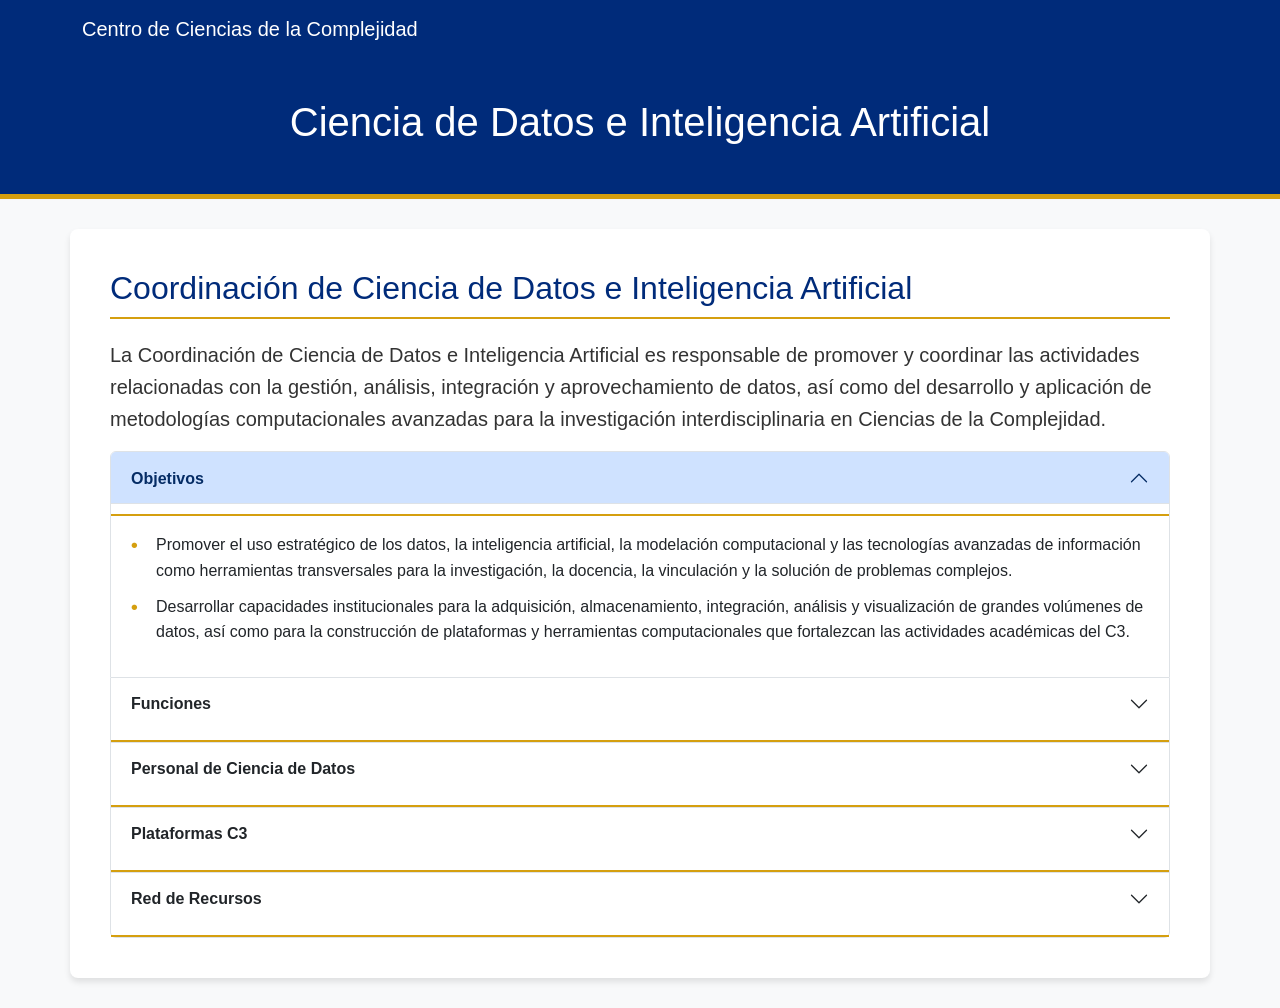
<file: docs/index.html>
<!DOCTYPE html>
<html lang="es">
<head>
    <meta charset="UTF-8">
    <meta name="viewport" content="width=device-width, initial-scale=1.0">
    <title>Coordinación de Ciencia de Datos e Inteligencia Artificial - C3</title>
    <!-- Bootstrap CSS -->
    <link href="https://cdn.jsdelivr.net/npm/bootstrap@5.3.0/dist/css/bootstrap.min.css" rel="stylesheet">
    <link rel="stylesheet" href="style.css">
</head>
<body>

    <!-- Navbar -->
    <nav class="navbar navbar-expand-lg">
        <div class="container">
            <a class="navbar-brand" href="#">Centro de Ciencias de la Complejidad</a>
        </div>
    </nav>

    <!-- Header Banner -->
    <div class="header-banner">
        <div class="container text-center">
            <h1>Ciencia de Datos e Inteligencia Artificial</h1>
        </div>
    </div>

    <!-- Main Content -->
    <div class="container content-section">
        <h2>Coordinación de Ciencia de Datos e Inteligencia Artificial</h2>
        <p class="lead">
            La Coordinación de Ciencia de Datos e Inteligencia Artificial es responsable de promover y coordinar las actividades relacionadas con la gestión, análisis, integración y aprovechamiento de datos, así como del desarrollo y aplicación de metodologías computacionales avanzadas para la investigación interdisciplinaria en Ciencias de la Complejidad.
        </p>

        <div class="accordion" id="accordionInfo">
            <!-- Accordion Item 1: Objetivos -->
            <div class="accordion-item">
                <h2 class="accordion-header" id="headingObjetivos">
                    <button class="accordion-button" type="button" data-bs-toggle="collapse" data-bs-target="#collapseObjetivos" aria-expanded="true" aria-controls="collapseObjetivos">
                        <strong>Objetivos</strong>
                    </button>
                </h2>
                <div id="collapseObjetivos" class="accordion-collapse collapse show" aria-labelledby="headingObjetivos" data-bs-parent="#accordionInfo">
                    <div class="accordion-body">
                        <ul>
                            <li>Promover el uso estratégico de los datos, la inteligencia artificial, la modelación computacional y las tecnologías avanzadas de información como herramientas transversales para la investigación, la docencia, la vinculación y la solución de problemas complejos.</li>
                            <li>Desarrollar capacidades institucionales para la adquisición, almacenamiento, integración, análisis y visualización de grandes volúmenes de datos, así como para la construcción de plataformas y herramientas computacionales que fortalezcan las actividades académicas del C3.</li>
                        </ul>
                    </div>
                </div>
            </div>

            <!-- Accordion Item 2: Funciones -->
            <div class="accordion-item">
                <h2 class="accordion-header" id="headingFunciones">
                    <button class="accordion-button collapsed" type="button" data-bs-toggle="collapse" data-bs-target="#collapseFunciones" aria-expanded="false" aria-controls="collapseFunciones">
                        <strong>Funciones</strong>
                    </button>
                </h2>
                <div id="collapseFunciones" class="accordion-collapse collapse" aria-labelledby="headingFunciones" data-bs-parent="#accordionInfo">
                    <div class="accordion-body">
                        <ul>
                            <li>Diseñar y promover estrategias institucionales para el uso de ciencia de datos, inteligencia artificial y métodos computacionales avanzados en los proyectos del C3.</li>
                            <li>Impulsar la integración, interoperabilidad y aprovechamiento de datos provenientes de distintas disciplinas y fuentes de información.</li>
                            <li>Proponer políticas, estándares y buenas prácticas para la gestión, almacenamiento, documentación, preservación y acceso a datos de investigación.</li>
                            <li>Coordinar el desarrollo de plataformas, repositorios, herramientas analíticas y recursos computacionales que apoyen las actividades académicas del C3.</li>
                            <li>Promover el uso de tecnologías emergentes en ciencia de datos, inteligencia artificial, aprendizaje automático, simulación computacional y análisis de sistemas complejos.</li>
                            <li>Colaborar con la Coordinación de Investigación en el diseño y desarrollo de proyectos que requieran capacidades avanzadas de análisis de datos o cómputo científico.</li>
                            <li>Colaborar con la Coordinación de Docencia en la formación de recursos humanos especializados en ciencia de datos, inteligencia artificial y sistemas complejos.</li>
                            <li>Colaborar con la Coordinación de Vinculación en proyectos de transferencia tecnológica y aplicación del conocimiento basados en datos y tecnologías digitales.</li>
                            <li>Coordinar sus actividades con el Laboratorio Nacional de Ciencias de la Complejidad para el aprovechamiento de la infraestructura computacional especializada.</li>
                            <li>Identificar oportunidades de financiamiento relacionadas con infraestructura digital, inteligencia artificial, ciencia de datos y cómputo avanzado.</li>
                            <li>Promover la adopción de principios de ciencia abierta, reproducibilidad, transparencia y uso responsable de datos e inteligencia artificial.</li>
                            <li>Realizar investigación original en Ciencias de la Complejidad, Ciencia de Datos e Inteligencia Artificial.</li>
                        </ul>
                    </div>
                </div>
            </div>
            <!-- Accordion Item 3: Personal -->
            <div class="accordion-item">
                <h2 class="accordion-header" id="headingPersonal">
                    <button class="accordion-button collapsed" type="button" data-bs-toggle="collapse" data-bs-target="#collapsePersonal" aria-expanded="false" aria-controls="collapsePersonal">
                        <strong>Personal de Ciencia de Datos</strong>
                    </button>
                </h2>
                <div id="collapsePersonal" class="accordion-collapse collapse" aria-labelledby="headingPersonal" data-bs-parent="#accordionInfo">
                    <div class="accordion-body">
                        <p>El área de Ciencia de Datos e Inteligencia Artificial del Centro de Ciencias de la Complejidad (C3) cuenta con un equipo multidisciplinario altamente calificado de investigadores, técnicos académicos y estudiantes. Nuestro equipo se especializa en áreas clave como el modelado matemático, la biología de sistemas, la dinámica no lineal, la ecología y el análisis computacional avanzado. Nos enfocamos en desarrollar enfoques de vanguardia para la resolución de problemas complejos. Mediante el uso estratégico de grandes volúmenes de datos, fomentamos la innovación y el diseño de soluciones de inteligencia artificial orientadas a fortalecer tanto la investigación científica como el impacto social. Conoce más acerca del talento, las líneas de investigación, proyectos destacados y las contribuciones de nuestro equipo a través del siguiente enlace.</p>
                        <div class="text-center mt-3">
                            <a href="personal_ciencia_de_datos.html" class="btn btn-unam">Ver Personal de Ciencia de Datos</a>
                        </div>
                    </div>
                </div>
            </div>

            <!-- Accordion Item 4: Plataformas -->
            <div class="accordion-item">
                <h2 class="accordion-header" id="headingPlataformas">
                    <button class="accordion-button collapsed" type="button" data-bs-toggle="collapse" data-bs-target="#collapsePlataformas" aria-expanded="false" aria-controls="collapsePlataformas">
                        <strong>Plataformas C3</strong>
                    </button>
                </h2>
                <div id="collapsePlataformas" class="accordion-collapse collapse" aria-labelledby="headingPlataformas" data-bs-parent="#accordionInfo">
                    <div class="accordion-body">
                        <p>Las plataformas digitales del Centro de Ciencias de la Complejidad (C3) son repositorios, laboratorios virtuales y herramientas interactivas diseñadas para el almacenamiento, integración y análisis de grandes bases de datos. Estas herramientas computacionales están pensadas para facilitar la colaboración entre disciplinas y permitir la exploración de sistemas complejos a través de visualizaciones, simulaciones y modelaciones de datos. Desde laboratorios para el estudio de interacciones biológicas, epidemiología y genómica, hasta plataformas orientadas al bienestar social y sustentabilidad ambiental, el C3 promueve el acceso a recursos abiertos e innovadores. Descubre todas las herramientas digitales desarrolladas en el C3 y sus aplicaciones en el siguiente enlace.</p>
                        <div class="text-center mt-3">
                            <a href="plataformas_c3_mejorado.html" class="btn btn-gold text-white">Explorar Plataformas C3</a>
                        </div>
                    </div>
                </div>
            </div>

            <!-- Accordion Item 5: Red de Recursos -->
            <div class="accordion-item">
                <h2 class="accordion-header" id="headingRedRecursos">
                    <button class="accordion-button collapsed" type="button" data-bs-toggle="collapse" data-bs-target="#collapseRedRecursos" aria-expanded="false" aria-controls="collapseRedRecursos">
                        <strong>Red de Recursos</strong>
                    </button>
                </h2>
                <div id="collapseRedRecursos" class="accordion-collapse collapse" aria-labelledby="headingRedRecursos" data-bs-parent="#accordionInfo">
                    <div class="accordion-body">
                        <p>La Red de Recursos del Centro de Ciencias de la Complejidad (C3) es un repositorio colaborativo y abierto, diseñado para facilitar el acceso a múltiples materiales educativos, bases de datos y herramientas computacionales útiles para la investigación científica. En este espacio, estudiantes y académicos podrán encontrar manuales, tutoriales, bibliografía especializada, software de código abierto y guías de buenas prácticas para el manejo y análisis de datos en proyectos de investigación interdisciplinaria. A través de la divulgación del conocimiento científico y la promoción de los principios de la ciencia abierta, la Red de Recursos fomenta el desarrollo colectivo y el aprendizaje continuo. Puedes explorar toda la colección de recursos disponibles en el siguiente enlace.</p>
                        <div class="text-center mt-3">
                            <a href="red_libre.html" class="btn btn-unam">Explorar Red de Recursos</a>
                        </div>
                    </div>
                </div>
            </div>
        </div>
    </div>

    <!-- Bootstrap Bundle with Popper -->
    <script src="https://cdn.jsdelivr.net/npm/bootstrap@5.3.0/dist/js/bootstrap.bundle.min.js"></script>
</body>
</html>
</file>
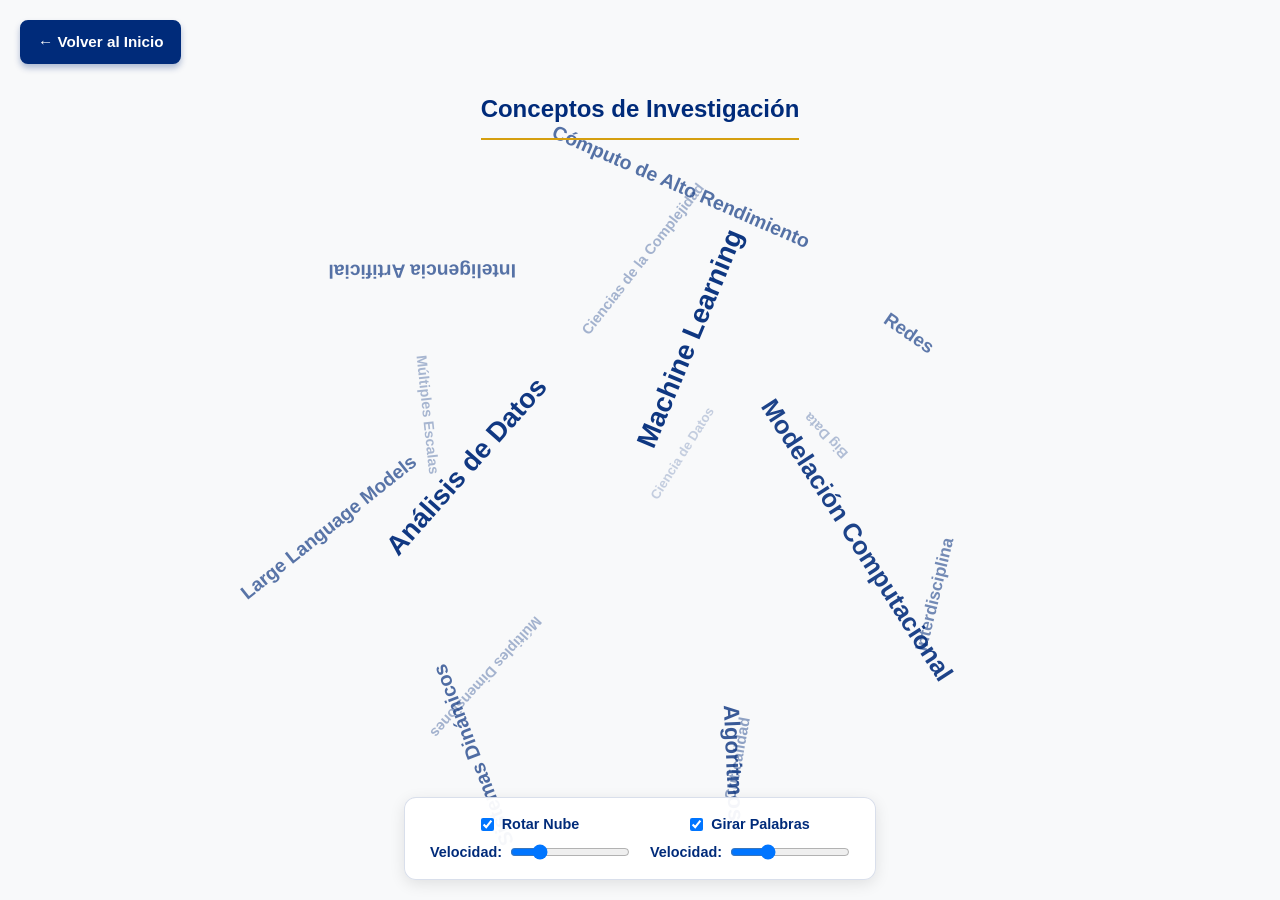
<file: docs/cloud.html>
<!DOCTYPE html>
<html lang="es">
<head>
    <meta charset="UTF-8">
    <meta name="viewport" content="width=device-width, initial-scale=1.0">
    <title>Nube de Palabras - C3</title>
    <link rel="stylesheet" href="style.css">
    <style>
        body {
            display: flex;
            justify-content: center;
            align-items: center;
            height: 100vh;
            margin: 0;
            overflow: hidden;
            flex-direction: column;
            background-color: var(--bg-gradient, #f8f9fa);
        }

        .header-title {
            text-align: center;
            color: var(--unam-blue);
            margin-bottom: 20px;
            z-index: 1000;
        }

        #cloud-container {
            position: relative;
            /* Tamaño dinámico que se ajusta a la ventana usando vmin */
            width: 70vmin;
            height: 70vmin;
        }

        .tag {
            position: absolute;
            font-weight: 700;
            color: var(--unam-blue);
            cursor: pointer;
            text-align: center;
            white-space: nowrap;
            transition: color 0.3s;
            user-select: none;
            top: 0;
            left: 0;
            transform-origin: center center;
        }

        .tag:hover {
            color: var(--unam-gold);
            text-shadow: 0 0 10px rgba(213, 159, 15, 0.5);
            z-index: 9999 !important;
        }
        
        .back-button {
            position: absolute;
            top: 20px;
            left: 20px;
            z-index: 1000;
        }

        /* Controles inferiores */
        .controls-panel {
            position: absolute;
            bottom: 20px;
            background: rgba(255, 255, 255, 0.95);
            padding: 15px 25px;
            border-radius: 12px;
            box-shadow: 0 4px 15px rgba(0,0,0,0.1);
            display: flex;
            flex-wrap: wrap;
            gap: 20px;
            z-index: 1000;
            justify-content: center;
            align-items: center;
            font-size: 0.9rem;
            border: 1px solid var(--card-border, #ccc);
        }

        .controls-panel .control-group {
            display: flex;
            flex-direction: column;
            align-items: center;
            gap: 5px;
        }

        .controls-panel label {
            display: flex;
            align-items: center;
            gap: 8px;
            color: var(--unam-blue);
            font-weight: 600;
            cursor: pointer;
        }

        .controls-panel input[type="range"] {
            cursor: pointer;
            width: 120px;
        }

        @media (max-width: 768px) {
            .controls-panel {
                bottom: 10px;
                padding: 10px;
                gap: 10px;
            }
            .controls-panel input[type="range"] {
                width: 80px;
            }
        }
    </style>
</head>
<body>

    <a href="index.html" class="btn-unam action-link back-button">← Volver al Inicio</a>

    <div class="header-title">
        <h2>Conceptos de Investigación</h2>
    </div>

    <div id="cloud-container"></div>

    <div class="controls-panel">
        <div class="control-group">
            <label>
                <input type="checkbox" id="toggleCloudRot" checked> Rotar Nube
            </label>
            <label>
                Velocidad: 
                <input type="range" id="cloudSpeed" min="0.001" max="0.02" step="0.001" value="0.005">
            </label>
        </div>
        <div class="control-group">
            <label>
                <input type="checkbox" id="toggleWordSpin" checked> Girar Palabras
            </label>
            <label>
                Velocidad: 
                <input type="range" id="wordSpeed" min="0.1" max="5" step="0.1" value="1.5">
            </label>
        </div>
    </div>

    <script>
        const texts = [
            "Ciencia de Datos", "Big Data", "Ciencias de la Complejidad",
            "Múltiples Escalas", "Múltiples Dimensiones", "Criticalidad",
            "Interdisciplina", "Redes", "Cómputo de Alto Rendimiento",
            "Inteligencia Artificial", "Large Language Models",
            "Sistemas Dinámicos", "Algoritmos", "Modelación Computacional",
            "Machine Learning", "Análisis de Datos"
        ];

        const container = document.getElementById('cloud-container');
        let radius = container.offsetWidth / 2;
        let baseFontSize = Math.max(12, window.innerWidth / 70); 
        const tags = [];
        
        let mouseX = 0;
        let mouseY = 0;

        // Variables de estado de los controles
        let isCloudRotating = true;
        let cloudSpeedVal = 0.005;
        let isWordSpinning = true;
        let wordSpeedMultiplier = 1.5;

        // Asignar listeners a los controles
        document.getElementById('toggleCloudRot').addEventListener('change', (e) => isCloudRotating = e.target.checked);
        document.getElementById('cloudSpeed').addEventListener('input', (e) => cloudSpeedVal = parseFloat(e.target.value));
        document.getElementById('toggleWordSpin').addEventListener('change', (e) => isWordSpinning = e.target.checked);
        document.getElementById('wordSpeed').addEventListener('input', (e) => wordSpeedMultiplier = parseFloat(e.target.value));

        // Crear las etiquetas HTML
        for (let i = 0; i < texts.length; i++) {
            const el = document.createElement('div');
            el.className = 'tag';
            el.innerText = texts[i];
            container.appendChild(el);

            const phi = Math.acos(-1 + (2 * i) / texts.length);
            const theta = Math.sqrt(texts.length * Math.PI) * phi;

            tags.push({
                el: el,
                x: radius * Math.cos(theta) * Math.sin(phi),
                y: radius * Math.sin(theta) * Math.sin(phi),
                z: radius * Math.cos(phi),
                spinAngle: Math.random() * 360,
                // Dirección de giro base aleatoria (entre -1 y 1)
                baseSpinDir: (Math.random() - 0.5) * 2 
            });
        }

        // Interactividad con el mouse
        container.addEventListener('mousemove', (e) => {
            const rect = container.getBoundingClientRect();
            mouseX = (e.clientX - rect.left - radius) / radius;
            mouseY = (e.clientY - rect.top - radius) / radius;
        });

        container.addEventListener('mouseleave', () => {
            mouseX = 0;
            mouseY = 0;
        });

        // Loop de animación
        function animate() {
            // Velocidad actual de la nube
            const currentCloudSpeed = isCloudRotating ? cloudSpeedVal : 0;
            
            // Ángulos de rotación basados en el mouse
            const angleY = (mouseX || 0.4) * currentCloudSpeed;
            const angleX = -(mouseY || 0.4) * currentCloudSpeed;

            const cosY = Math.cos(angleY);
            const sinY = Math.sin(angleY);
            const cosX = Math.cos(angleX);
            const sinX = Math.sin(angleX);

            tags.forEach(tag => {
                // Rotar nube (si currentCloudSpeed > 0)
                if (currentCloudSpeed !== 0) {
                    const x1 = tag.x * cosY - tag.z * sinY;
                    const z1 = tag.z * cosY + tag.x * sinY;
                    const y2 = tag.y * cosX - z1 * sinX;
                    const z2 = z1 * cosX + tag.y * sinX;

                    tag.x = x1;
                    tag.y = y2;
                    tag.z = z2;
                }

                // Rotar palabra sobre sí misma
                if (isWordSpinning) {
                    tag.spinAngle += tag.baseSpinDir * wordSpeedMultiplier;
                }

                // Proyectar
                const perspective = 800;
                const scale = perspective / (perspective - tag.z); 
                const alpha = (tag.z + radius) / (2 * radius);
                
                const left = tag.x + radius - tag.el.offsetWidth / 2;
                const top = tag.y + radius - tag.el.offsetHeight / 2;
                
                tag.el.style.transform = `translate(${left}px, ${top}px) scale(${scale}) rotate(${tag.spinAngle}deg)`;
                tag.el.style.opacity = 0.2 + (alpha * 0.8);
                tag.el.style.zIndex = Math.round(tag.z + radius);
                tag.el.style.fontSize = `${baseFontSize}px`;
            });

            requestAnimationFrame(animate);
        }

        // Redimensionamiento
        window.addEventListener('resize', () => {
            // Actualizar posiciones base de la nube al tamaño de ventana actual
            const oldRadius = radius;
            radius = container.offsetWidth / 2;
            const ratio = radius / oldRadius;
            
            tags.forEach(tag => {
                tag.x *= ratio;
                tag.y *= ratio;
                tag.z *= ratio;
            });
            
            baseFontSize = Math.max(12, window.innerWidth / 70);
        });

        // Iniciar
        animate();
    </script>
</body>
</html>
</file>
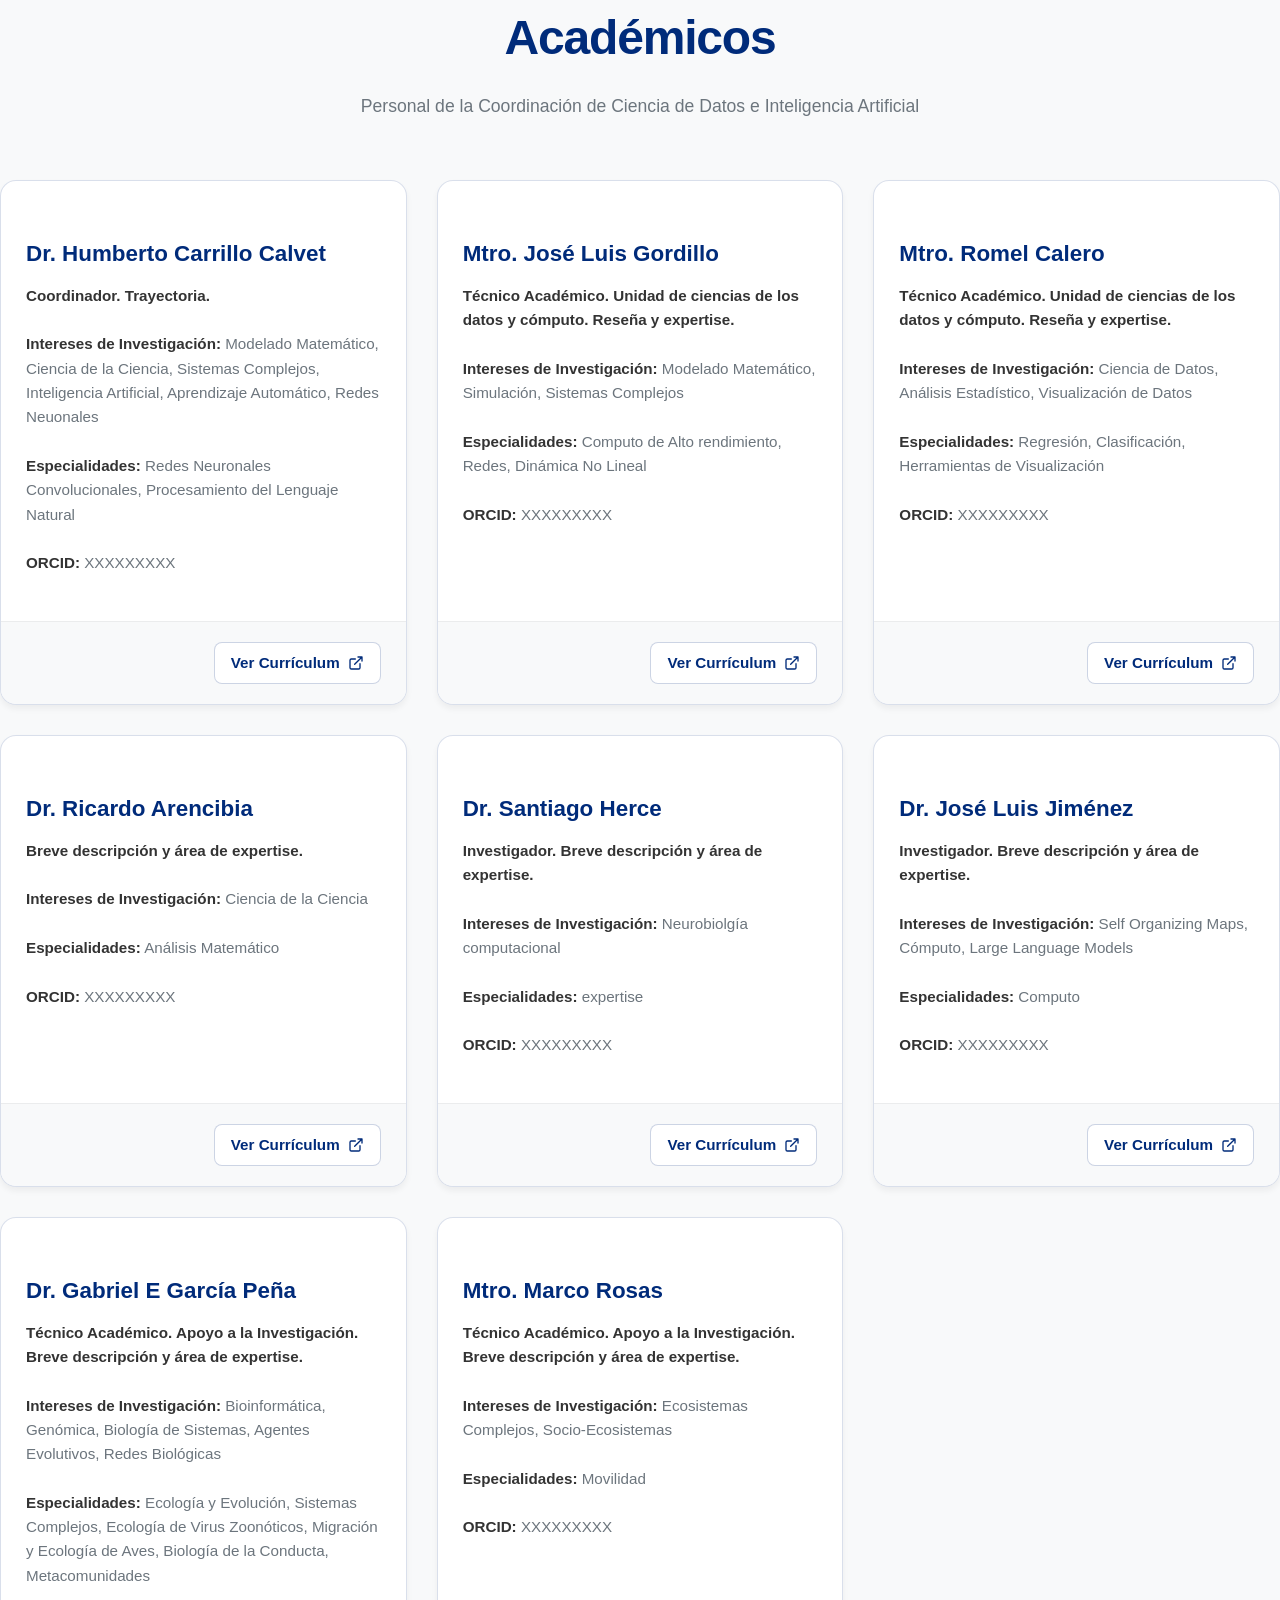
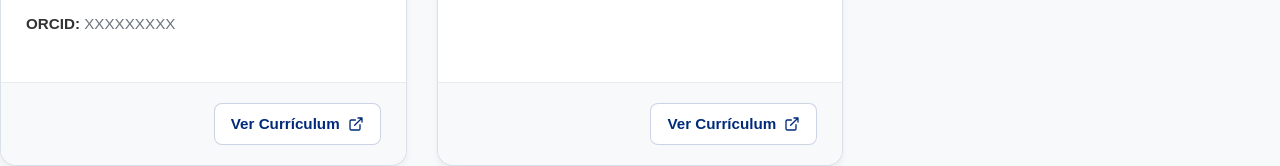
<file: docs/personal_ciencia_de_datos.html>
<!DOCTYPE html>
<html lang="es">
<head>
  <meta charset="UTF-8">
  <meta name="viewport" content="width=device-width, initial-scale=1.0">
  <title>Académicos - Ciencia de Datos</title>
  
  <!-- Modern Fonts -->
  <link rel="preconnect" href="https://fonts.googleapis.com">
  <link rel="preconnect" href="https://fonts.gstatic.com" crossorigin>
  <link href="https://fonts.googleapis.com/css2?family=Inter:wght@300;400;500;600;700&display=swap" rel="stylesheet">
  
    <link rel="stylesheet" href="style.css">
</head>
<body>

  <main class="container">
    <header class="page-header">
      <h1>Académicos</h1>
      <p>Personal de la Coordinación de Ciencia de Datos e Inteligencia Artificial</p>
    </header>

    <section id="autores-container" class="plataformas-grid" aria-label="Lista de académicos"></section>
  </main>

  <script>
    const linkIcon = '<svg viewBox="0 0 24 24" aria-hidden="true"><path d="M18 13v6a2 2 0 0 1-2 2H5a2 2 0 0 1-2-2V8a2 2 0 0 1 2-2h6M15 3h6v6M10 14L21 3" /></svg>';

    const autoresContainer = document.getElementById('autores-container');

    const renderGrid = (autores) => {
      const fragment = document.createDocumentFragment();
      
      autores.forEach((autor, index) => {
        const card = document.createElement('article');
        card.classList.add('card');
        card.style.animation = `fadeInDown 0.6s ease-out ${index * 0.1}s both`;

        card.innerHTML = `
          <div class="card-content">
            <h3 class="card-title">${autor.nombre}</h3>
            <div class="card-desc">
                <p><strong>${autor.descripcion}</strong></p><br>
                <p><strong>Intereses de Investigación:</strong> ${autor.intereses.join(', ')}</p><br>
                <p><strong>Especialidades:</strong> ${autor.especialidades.join(', ')}</p><br>
                <p><strong>ORCID:</strong> ${autor.orcid.join(', ')}</p>
            </div>
          </div>
          <div class="card-footer">
            <a href="${autor.pdfEnlace}" target="_blank" rel="noopener noreferrer" class="action-link" aria-label="Ver currículum de ${autor.nombre}">
              Ver Currículum
              ${linkIcon}
            </a>
          </div>
        `;
        
        fragment.appendChild(card);
      });

      autoresContainer.innerHTML = '';
      autoresContainer.appendChild(fragment);
    };

    document.addEventListener('DOMContentLoaded', () => {
      fetch('personal.json')
        .then(response => response.json())
        .then(data => renderGrid(data))
        .catch(error => console.error('Error cargando personal.json:', error));
    });
  </script>
</body>
</html>
</file>
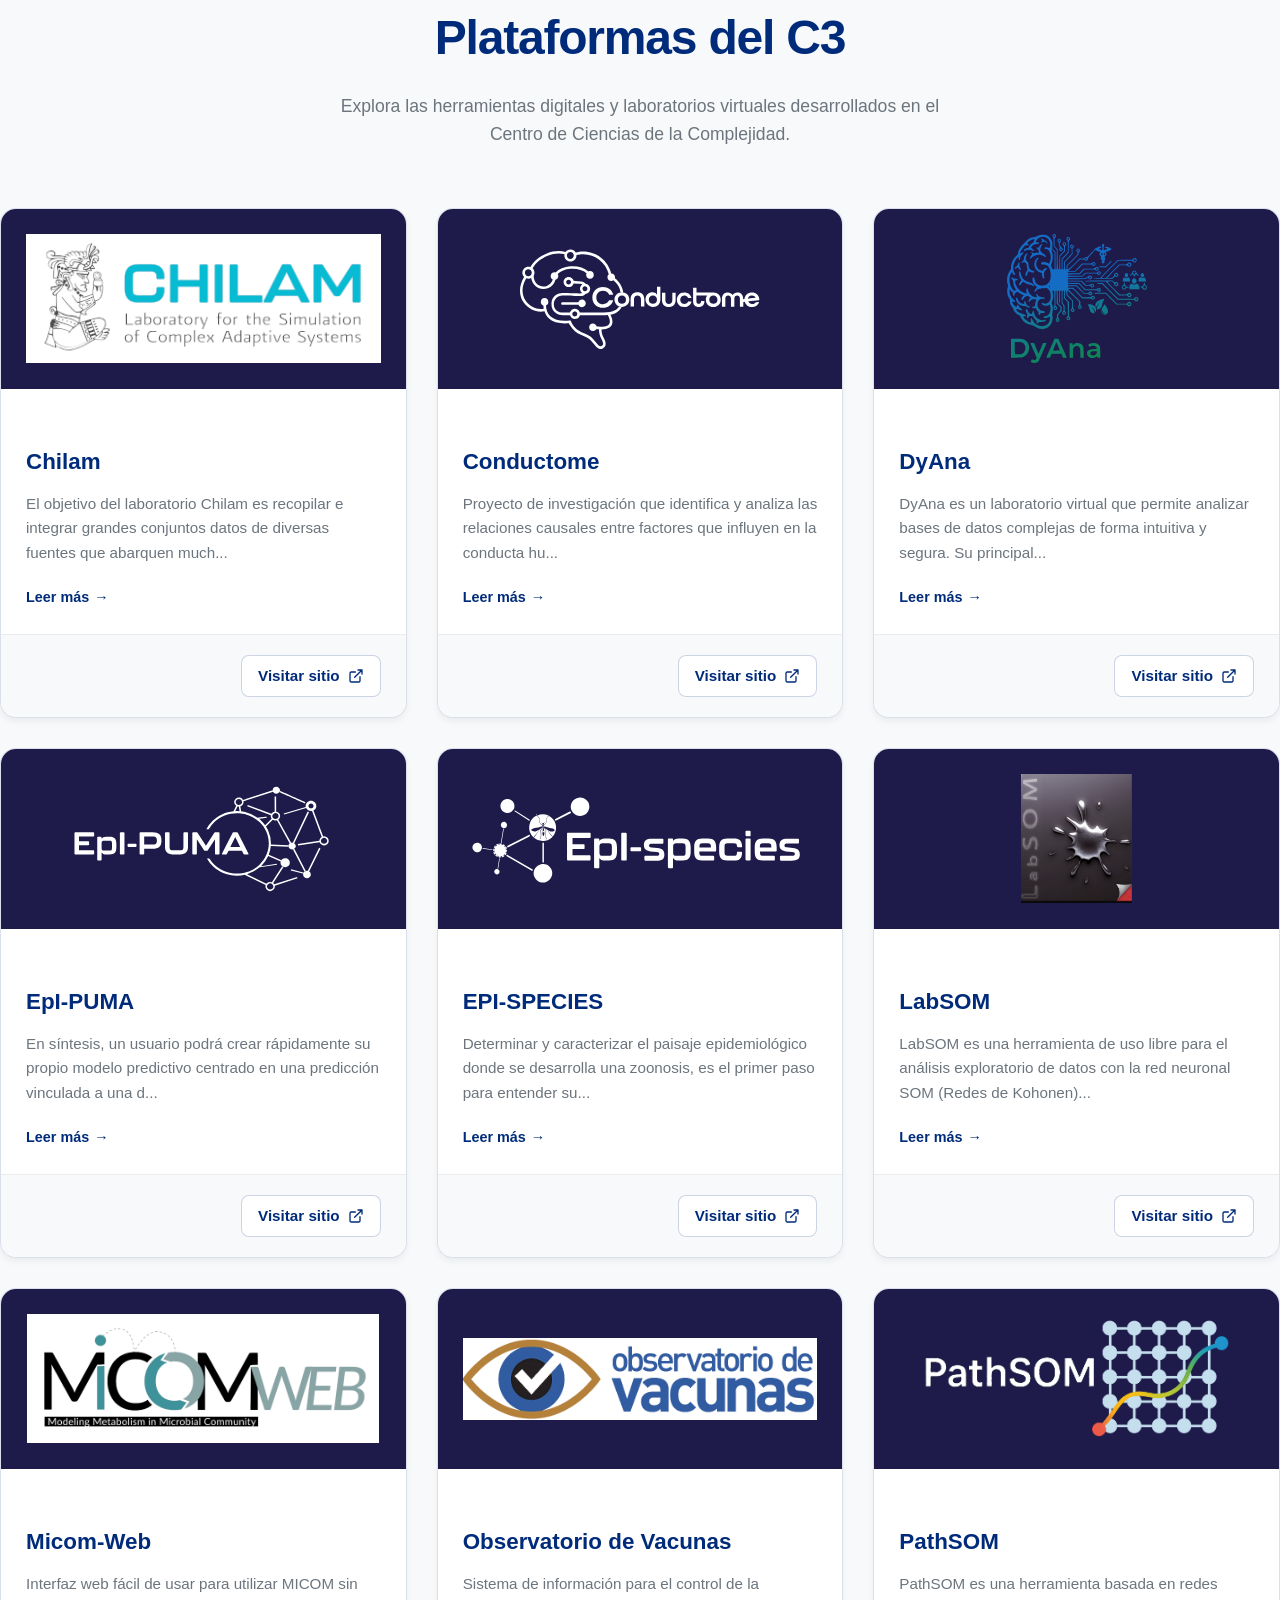
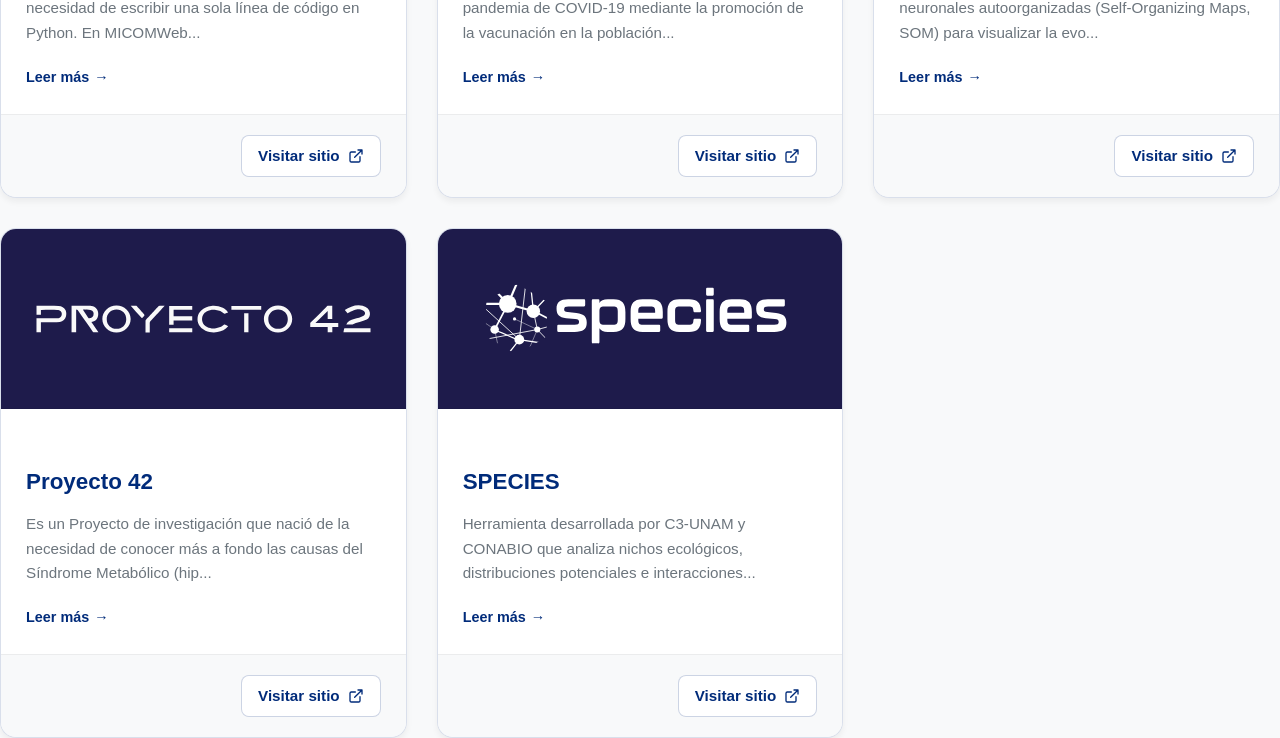
<file: docs/plataformas_c3_mejorado.html>
<!DOCTYPE html>
<html lang="es">
<head>
  <meta charset="UTF-8">
  <meta name="viewport" content="width=device-width, initial-scale=1.0">
  <meta name="description" content="Plataformas del Centro de Ciencias de la Complejidad, C3-UNAM. Exploración y herramientas digitales.">
  <meta name="theme-color" content="#0f172a">
  <title>Plataformas - C3</title>
  
  <!-- Modern Fonts -->
  <link rel="preconnect" href="https://fonts.googleapis.com">
  <link rel="preconnect" href="https://fonts.gstatic.com" crossorigin>
  <link href="https://fonts.googleapis.com/css2?family=Inter:wght@300;400;500;600;700&display=swap" rel="stylesheet">
  
    <link rel="stylesheet" href="style.css">
</head>
<body>

  <main class="container">
    <header class="page-header">
      <h1>Plataformas del C3</h1>
      <p>
        Explora las herramientas digitales y laboratorios virtuales desarrollados en el Centro de Ciencias de la Complejidad.
      </p>
    </header>

    <section id="plataformas-grid" class="plataformas-grid" aria-label="Lista de plataformas"></section>
  </main>

  <script>
    // SVG Icons
    const linkIcon = '<svg viewBox="0 0 24 24" aria-hidden="true"><path d="M18 13v6a2 2 0 0 1-2 2H5a2 2 0 0 1-2-2V8a2 2 0 0 1 2-2h6M15 3h6v6M10 14L21 3" /></svg>';

    // Constants
    const MAX_DESC_LENGTH = 120;
    let plataformasData = []; // Store loaded data globally

    // Render logic
    const gridContainer = document.getElementById('plataformas-grid');

    const renderGrid = (data) => {
      plataformasData = data;
      // Use document fragment for better performance (single DOM update)
      const fragment = document.createDocumentFragment();
      
      data.forEach((item, index) => {
        const card = document.createElement('article');
        card.classList.add('card');
        
        // Staggered animation using template literal
        card.style.animation = `fadeInDown 0.6s ease-out ${index * 0.1}s both`;

        const needsExpander = item.descripcion.length > MAX_DESC_LENGTH;
        const shortDesc = needsExpander ? `${item.descripcion.substring(0, MAX_DESC_LENGTH).trim()}...` : item.descripcion;

        const imgPlaceholder = `<div style="color: var(--text-muted); font-size: 0.9rem;">Sin imagen</div>`;
        const imgTag = item.imagen_url ? `<img src="${item.imagen_url}" alt="Logo de ${item.nombre}" class="card-img" loading="lazy">` : imgPlaceholder;

        // Cleaned up template string interpolation
        card.innerHTML = `
          <div class="card-img-wrapper">
            ${imgTag}
          </div>
          <div class="card-content">
            <h3 class="card-title">${item.nombre}</h3>
            <p class="card-desc" id="desc-${index}">${shortDesc}</p>
            ${needsExpander ? `<button type="button" class="leer-mas-btn" aria-expanded="false" aria-controls="desc-${index}" data-index="${index}">Leer más</button>` : ''}
          </div>
          <div class="card-footer">
            <a href="${item.url}" target="_blank" rel="noopener noreferrer" class="action-link" aria-label="Visitar sitio de ${item.nombre}">
              Visitar sitio
              ${linkIcon}
            </a>
          </div>
        `;
        
        fragment.appendChild(card);
      });

      // Clear layout and append new elements
      gridContainer.innerHTML = '';
      gridContainer.appendChild(fragment);
    };

    // Event delegation for expanding descriptions (adds only one event listener instead of multiple)
    gridContainer.addEventListener('click', (e) => {
      const btn = e.target.closest('.leer-mas-btn');
      if (!btn || !plataformasData.length) return;

      const index = parseInt(btn.getAttribute('data-index'), 10);
      const isExpanded = btn.getAttribute('aria-expanded') === 'true';
      const descEl = document.getElementById(`desc-${index}`);
      
      if (!isExpanded) {
        descEl.textContent = plataformasData[index].descripcion;
        btn.textContent = 'Leer menos';
        btn.setAttribute('aria-expanded', 'true');
        btn.classList.add('expanded');
      } else {
        descEl.textContent = `${plataformasData[index].descripcion.substring(0, MAX_DESC_LENGTH).trim()}...`;
        btn.textContent = 'Leer más';
        btn.setAttribute('aria-expanded', 'false');
        btn.classList.remove('expanded');
      }
    });

    // Initialize
    document.addEventListener('DOMContentLoaded', () => {
      fetch('plataformas.json')
        .then(response => response.json())
        .then(data => renderGrid(data))
        .catch(error => console.error('Error cargando plataformas.json:', error));
    });
  </script>
</body>
</html>
</file>
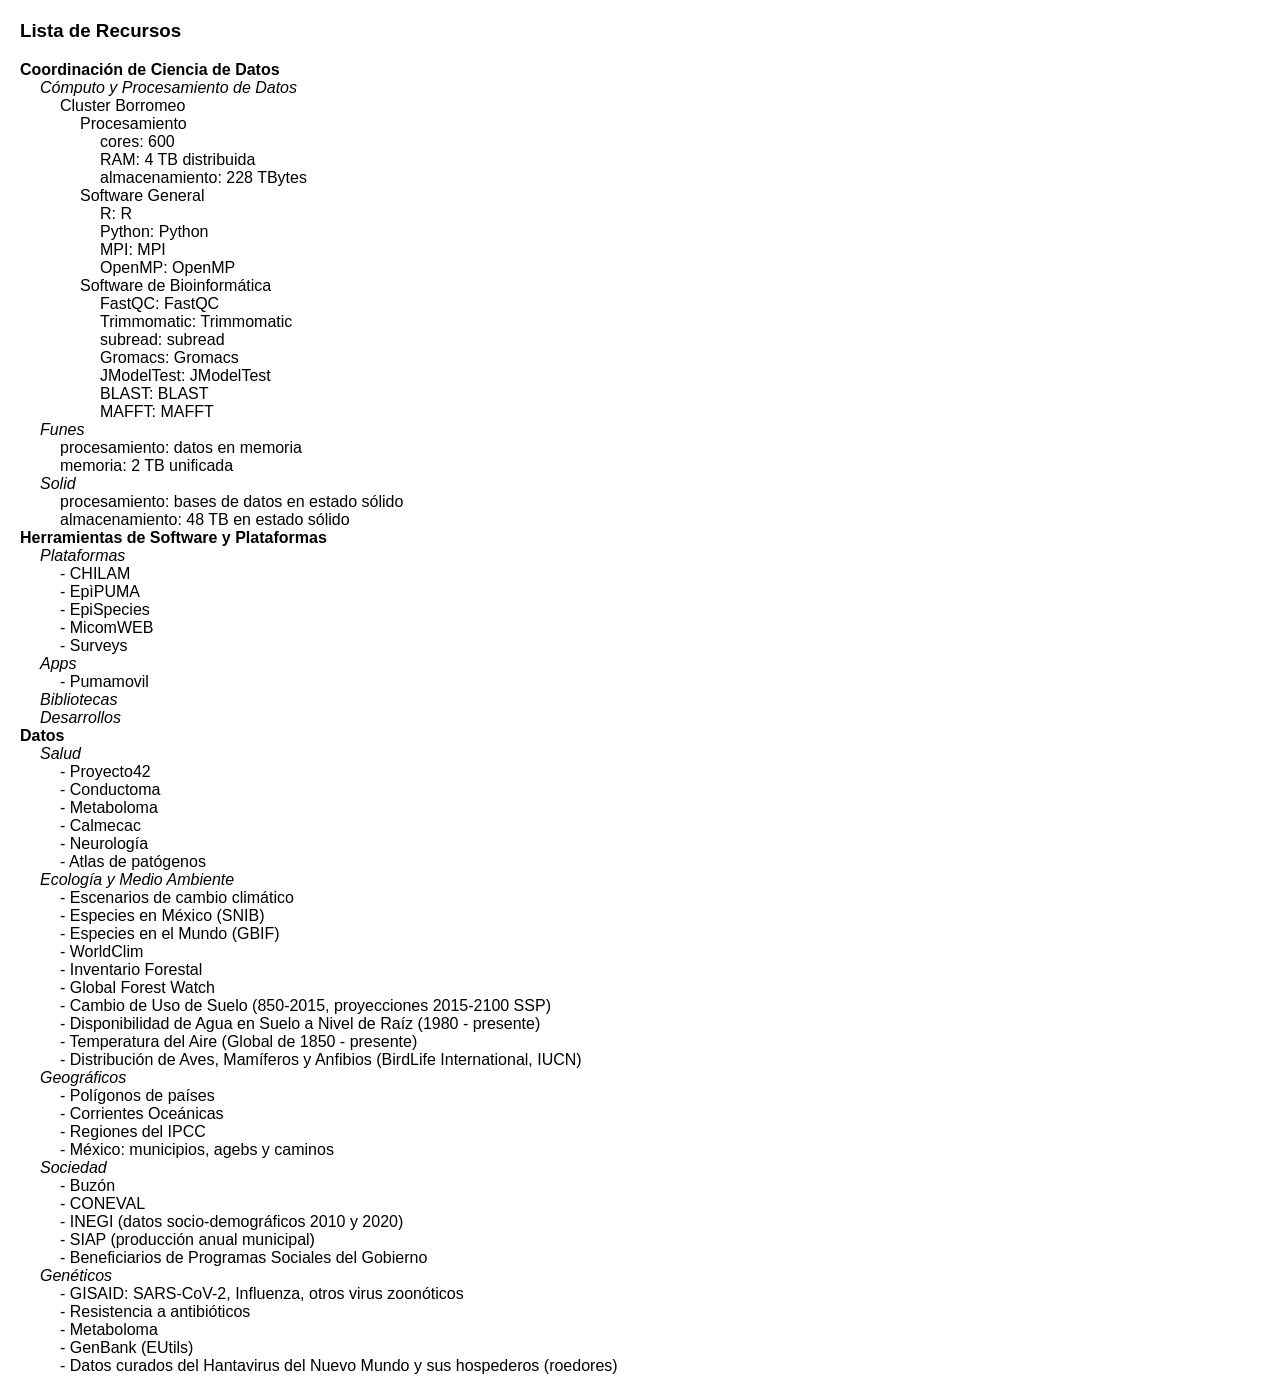
<file: docs/recursos_lista.html>
<!DOCTYPE html>
<html>
<head>
  <meta charset="UTF-8">
  <title>Estructura de Datos</title>
  <style>
    body {
      font-family: sans-serif;
      margin: 20px;
    }
    .level-1 {
      margin-left: 0px;
      font-weight: bold;
    }
    .level-2 {
      margin-left: 20px;
      font-style: italic;
    }
    .level-3 {
      margin-left: 40px;
    }
    .level-4 {
      margin-left: 60px;
    }
    .level-5 {
      margin-left: 80px;
    }
  </style>
</head>
<body>

  <h3>Lista de Recursos</h3>

  <div id="data-container"></div>

  <script>
    const jsonData = {
      "Coordinación de Ciencia de Datos": {
        "Cómputo y Procesamiento de Datos": {
          "Cluster Borromeo": {
            "Procesamiento": {
              "cores": 600,
              "RAM": "4 TB distribuida",
              "almacenamiento": "228 TBytes"
            },
            "Software General": {
                "R":"R",
                "Python":"Python",
                "MPI":"MPI",
                "OpenMP":"OpenMP"
            },
              "Software de Bioinformática": {
                "FastQC":"FastQC",
                "Trimmomatic":"Trimmomatic",
                "subread":"subread",
                "Gromacs":"Gromacs",
                "JModelTest":"JModelTest",
                "BLAST":"BLAST",
                "MAFFT":"MAFFT"
            }
            }
          },
          "Funes": {
            "procesamiento": "datos en memoria",
            "memoria": "2 TB unificada"
          },
          "Solid": {
            "procesamiento": "bases de datos en estado sólido",
            "almacenamiento": "48 TB en estado sólido"
          }
        },
        "Herramientas de Software y Plataformas": {
          "Plataformas": [
            "CHILAM",
            "EpìPUMA",
            "EpiSpecies",
            "MicomWEB",
            "Surveys"
          ],
          "Apps": [
            "Pumamovil"
          ],
          "Bibliotecas": [],
          "Desarrollos": []
        },
        "Datos": {
          "Salud": [
            "Proyecto42",
            "Conductoma",
            "Metaboloma",
            "Calmecac",
            "Neurología",
            "Atlas de patógenos"
          ],
          "Ecología y Medio Ambiente": [
            "Escenarios de cambio climático",
            "Especies en México (SNIB)",
            "Especies en el Mundo (GBIF)",
            "WorldClim",
            "Inventario Forestal",
            "Global Forest Watch",
            "Cambio de Uso de Suelo (850-2015, proyecciones 2015-2100 SSP)",
            "Disponibilidad de Agua en Suelo a Nivel de Raíz (1980 - presente)",
            "Temperatura del Aire (Global de 1850 - presente)",
            "Distribución de Aves, Mamíferos y Anfibios (BirdLife International, IUCN)"
          ],
          "Geográficos": [
            "Polígonos de países",
            "Corrientes Oceánicas",
            "Regiones del IPCC",
            "México: municipios, agebs y caminos"
          ],
          "Sociedad": [
            "Buzón",
            "CONEVAL",
            "INEGI (datos socio-demográficos 2010 y 2020)",
            "SIAP (producción anual municipal)",
            "Beneficiarios de Programas Sociales del Gobierno"
          ],
          "Genéticos": [
            "GISAID: SARS-CoV-2, Influenza, otros virus zoonóticos",
            "Resistencia a antibióticos",
            "Metaboloma",
            "GenBank (EUtils)",
            "Datos curados del Hantavirus del Nuevo Mundo y sus hospederos (roedores)"
          ]
        }
      };

    const dataContainer = document.getElementById('data-container');

    function displayData(data, level = 1) {
      for (const key in data) {
        if (data.hasOwnProperty(key)) {
          const item = data[key];
          const listItem = document.createElement('div');
          listItem.className = `level-${level}`;
          listItem.textContent = key + (typeof item !== 'object' && !Array.isArray(item) ? `: ${item}` : '');
          dataContainer.appendChild(listItem);

          if (typeof item === 'object' && item !== null) {
            if (key === "Software") {
              // Iterar sobre las propiedades de Software como si fueran elementos
              for (const softwareKey in item) {
                if (item.hasOwnProperty(softwareKey) && Array.isArray(item[softwareKey])) {
                  const softwareKeyItem = document.createElement('div');
                  softwareKeyItem.className = `level-${level + 1}`;
                  softwareKeyItem.textContent = softwareKey;
                  dataContainer.appendChild(softwareKeyItem);
                  item[softwareKey].forEach(softwareItem => {
                    const softwareListItem = document.createElement('div');
                    softwareListItem.className = `level-${level + 2}`;
                    softwareListItem.textContent = `- ${softwareItem}`;
                    dataContainer.appendChild(softwareListItem);
                  });
                }
              }
            } else if (Array.isArray(item)) {
              item.forEach(arrayItem => {
                const arrayListItem = document.createElement('div');
                arrayListItem.className = `level-${level + 1}`;
                arrayListItem.textContent = `- ${arrayItem}`;
                dataContainer.appendChild(arrayListItem);
              });
            } else {
              displayData(item, level + 1);
            }
          }
        }
      }
    }

    displayData(jsonData);
  </script>

</body>
</html>
</file>
<file: docs/style.css>
/* General Variables */
:root {
    --unam-blue: #002b7a;
    --unam-gold: #d59f0f;
    --c3-dark: #333333;
    
    /* Card/Grid Variables mapped to light theme */
    --bg-gradient: #f8f9fa;
    --card-bg: #ffffff;
    --card-border: rgba(0, 43, 122, 0.15); /* light unam blue */
    --card-hover-border: #002b7a;
    --text-main: #333333;
    --text-muted: #6c757d;
    --accent: #002b7a;
    --accent-hover: #001f5c;
    --highlight: #d59f0f;
    --max-width: 1200px;
}

*, *::before, *::after {
    box-sizing: border-box;
    margin: 0;
    padding: 0;
}

body {
    font-family: 'Open Sans', Arial, sans-serif;
    background: var(--bg-gradient);
    color: var(--text-main);
    line-height: 1.6;
    min-height: 100vh;
    -webkit-font-smoothing: antialiased;
    -moz-osx-font-smoothing: grayscale;
}

/* Navbar & Banner (from index.html) */
.navbar {
    background-color: var(--unam-blue);
}
.navbar-brand, .nav-link {
    color: white !important;
}
.header-banner {
    background-color: var(--unam-blue);
    color: white;
    padding: 40px 0;
    border-bottom: 5px solid var(--unam-gold);
}
.content-section {
    background-color: white;
    padding: 40px;
    border-radius: 8px;
    box-shadow: 0 4px 6px rgba(0,0,0,0.1);
    margin-top: 30px;
    margin-bottom: 30px;
}
h2 {
    color: var(--unam-blue);
    border-bottom: 2px solid var(--unam-gold);
    padding-bottom: 10px;
    margin-bottom: 20px;
}
h3 {
    color: #004d40;
    margin-top: 30px;
    margin-bottom: 15px;
}
/* Lists in content section */
.accordion-body ul {
    list-style-type: none;
    padding-left: 0;
}
.accordion-body ul li {
    position: relative;
    padding-left: 25px;
    margin-bottom: 10px;
}
.accordion-body ul li::before {
    content: "•";
    color: var(--unam-gold);
    font-weight: bold;
    font-size: 1.2em;
    position: absolute;
    left: 0;
    top: -2px;
}

/* Common Container for platforms & personal */
.container-grid {
    max-width: var(--max-width);
    margin: 0 auto;
    padding: 60px 20px;
}

/* Headers for grid pages */
.page-header {
    text-align: center;
    margin-bottom: 60px;
    animation: fadeInDown 0.8s ease-out;
}
.page-header h1 {
    font-size: clamp(2.2rem, 5vw, 3rem);
    font-weight: 800;
    letter-spacing: -0.025em;
    margin-bottom: 15px;
    color: var(--unam-blue);
}
.page-header p {
    color: var(--text-muted);
    font-size: 1.1rem;
    max-width: 600px;
    margin: 0 auto;
}

/* Grid Layout */
.plataformas-grid {
    display: grid;
    grid-template-columns: repeat(auto-fill, minmax(320px, 1fr));
    gap: 30px;
    opacity: 0;
    animation: fadeIn 1s ease-out 0.3s forwards;
}

/* Card Styling */
.card {
    background: var(--card-bg);
    border: 1px solid var(--card-border);
    border-radius: 16px;
    overflow: hidden;
    display: flex;
    flex-direction: column;
    transition: transform 0.4s cubic-bezier(0.175, 0.885, 0.32, 1.275), box-shadow 0.4s ease, border-color 0.4s ease;
    position: relative;
    box-shadow: 0 4px 6px rgba(0,0,0,0.05);
}
.card::before {
    content: '';
    position: absolute;
    top: 0;
    left: 0;
    width: 100%;
    height: 4px;
    background: linear-gradient(90deg, var(--accent), var(--highlight));
    transform: scaleX(0);
    transform-origin: left;
    transition: transform 0.4s ease;
    z-index: 1;
}
.card:hover, .card:focus-within {
    transform: translateY(-8px);
    box-shadow: 0 15px 30px rgba(0, 0, 0, 0.1);
    border-color: var(--card-hover-border);
}
.card:hover::before, .card:focus-within::before {
    transform: scaleX(1);
}

.card-img-wrapper {
    height: 180px;
    background: #1e1b4b; /* Fondo oscuro para las imágenes */
    display: flex;
    justify-content: center;
    align-items: center;
    padding: 25px;
    border-bottom: 1px solid rgba(0,0,0,0.05);
    overflow: hidden;
}
.card-img {
    max-width: 100%;
    max-height: 100%;
    object-fit: contain;
    transition: transform 0.4s ease;
}
.card:hover .card-img, .card:focus-within .card-img {
    transform: scale(1.08);
}

.card-content {
    padding: 25px;
    flex-grow: 1;
    display: flex;
    flex-direction: column;
}
.card-title {
    font-size: 1.4rem;
    font-weight: 700;
    margin-bottom: 12px;
    color: var(--unam-blue);
}
.card-desc {
    color: var(--text-muted);
    font-size: 0.95rem;
    margin-bottom: 20px;
    flex-grow: 1;
}
.card-desc strong {
    color: var(--text-main);
}

.leer-mas-btn {
    align-self: flex-start;
    color: var(--accent);
    background: none;
    border: none;
    font-family: inherit;
    font-size: 0.9rem;
    font-weight: 600;
    cursor: pointer;
    padding: 4px 0;
    display: inline-flex;
    align-items: center;
    gap: 5px;
    transition: color 0.2s ease;
}
.leer-mas-btn:hover, .leer-mas-btn:focus-visible {
    color: var(--highlight);
    outline: none;
}
.leer-mas-btn:focus-visible {
    text-decoration: underline;
    text-underline-offset: 4px;
}
.leer-mas-btn::after {
    content: '→';
    transition: transform 0.2s ease;
}
.leer-mas-btn.expanded::after {
    content: '↑';
}

.card-footer {
    padding: 20px 25px;
    border-top: 1px solid rgba(0,0,0,0.05);
    background: #f8f9fa;
    display: flex;
    justify-content: flex-end;
    align-items: center;
}

.action-link {
    display: inline-flex;
    align-items: center;
    gap: 8px;
    color: var(--unam-blue);
    text-decoration: none;
    font-weight: 600;
    font-size: 0.95rem;
    padding: 8px 16px;
    background: white;
    border-radius: 8px;
    border: 1px solid rgba(0, 43, 122, 0.2);
    transition: all 0.2s ease;
}
.action-link:hover, .action-link:focus-visible {
    background: var(--unam-blue);
    border-color: var(--unam-blue);
    color: white;
    box-shadow: 0 4px 12px rgba(0, 43, 122, 0.2);
    outline: none;
}
.action-link svg {
    width: 16px;
    height: 16px;
    fill: none;
    stroke: currentColor;
    stroke-width: 2;
    stroke-linecap: round;
    stroke-linejoin: round;
}

/* Botones personalizados que resaltan */
.btn-unam {
    background-color: var(--unam-blue);
    color: white !important;
    border: 2px solid var(--unam-blue);
    font-weight: bold;
    box-shadow: 0 4px 6px rgba(0, 43, 122, 0.3);
    transition: all 0.2s ease;
}
.btn-unam:hover {
    background-color: #001f5c;
    border-color: #001f5c;
    box-shadow: 0 6px 12px rgba(0, 43, 122, 0.4);
    transform: translateY(-2px);
}
.btn-gold {
    background-color: var(--unam-gold);
    color: white !important;
    border: 2px solid var(--unam-gold);
    font-weight: bold;
    box-shadow: 0 4px 6px rgba(213, 159, 15, 0.3);
    transition: all 0.2s ease;
}
.btn-gold:hover {
    background-color: #b5870b;
    border-color: #b5870b;
    box-shadow: 0 6px 12px rgba(213, 159, 15, 0.4);
    transform: translateY(-2px);
}

/* Custom network div for red_libre */
#mynetwork {
    width: 100%;
    height: 800px;
    border: 1px solid lightgray;
    background-color: #f8f9fa;
    border-radius: 8px;
    box-shadow: 0 4px 6px rgba(0,0,0,0.1);
}

/* Animations */
@keyframes fadeInDown {
    from { opacity: 0; transform: translateY(-20px); }
    to { opacity: 1; transform: translateY(0); }
}
@keyframes fadeIn {
    from { opacity: 0; }
    to { opacity: 1; }
}

@media (max-width: 768px) {
    .container-grid { padding: 40px 15px; }
    .plataformas-grid {
        grid-template-columns: 1fr;
        max-width: 450px;
        margin: 0 auto;
    }
}
</file>
